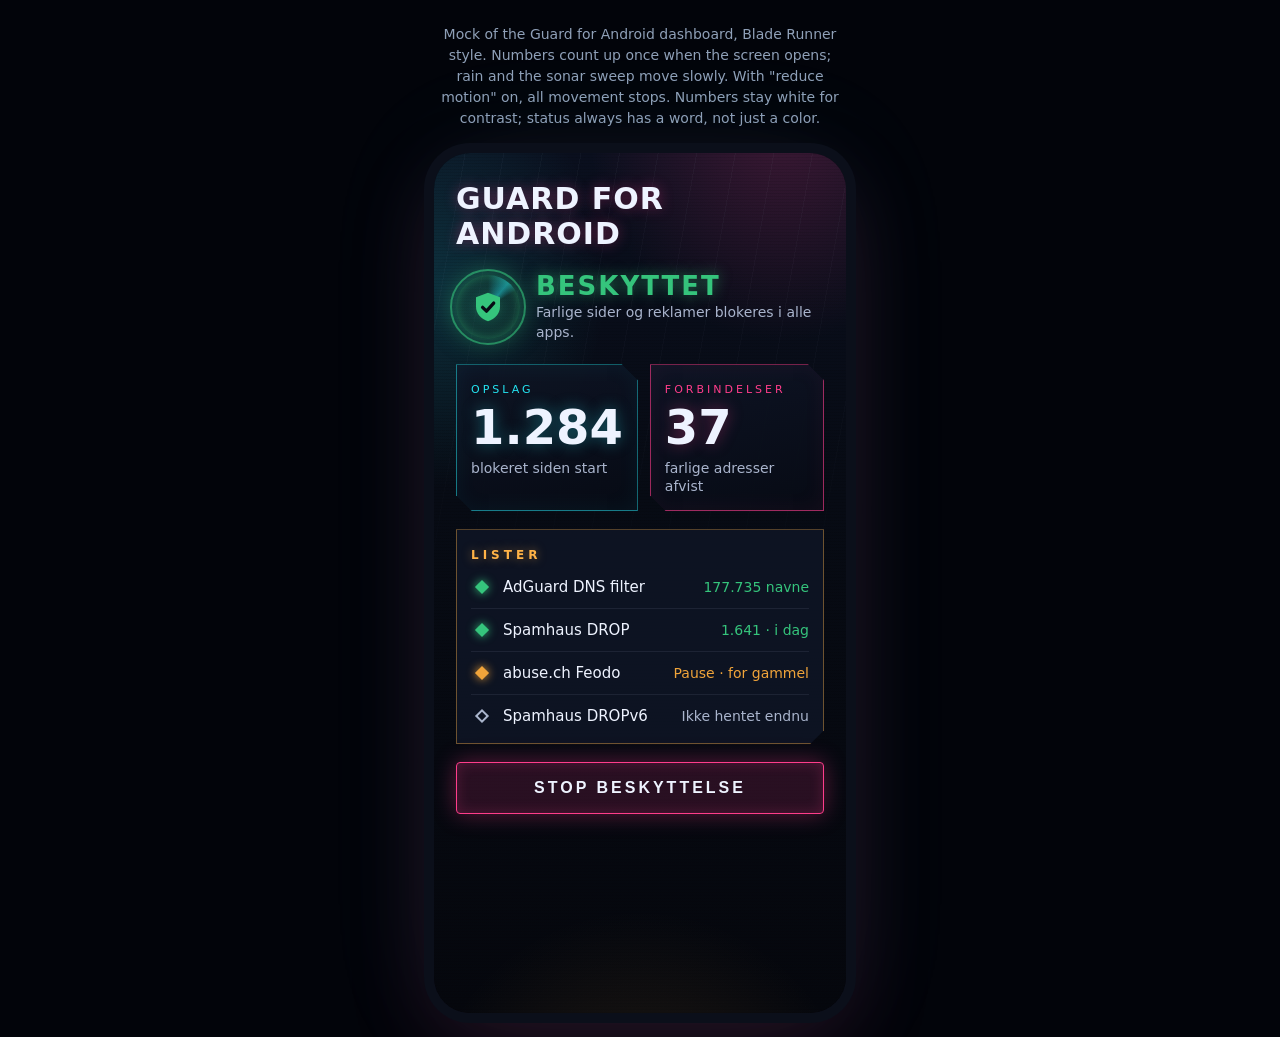
<file: docs/lean/design/05-blade-runner-mock.html>
<!doctype html>
<html lang="da">
<head>
<meta charset="utf-8">
<meta name="viewport" content="width=device-width, initial-scale=1">
<title>Guard dashboard mock</title>
<style>
  :root {
    --night: #070B14; --panel: #0E1424; --on: #EEF3FF; --quiet: #A9B4CC;
    --ok: #35C47C; --notice: #F0A43A; --urgent: #F07478;
    --cyan: #24E5F2; --magenta: #FF3D8B; --amber: #FFB347;
  }
  * { box-sizing: border-box; }
  body { margin: 0; min-height: 100vh; display: grid; place-items: center; gap: 24px; background: #02040a;
    font-family: "Roboto Condensed", "Arial Narrow", Roboto, system-ui, sans-serif; color: var(--on); padding: 24px 0; }
  .note { max-width: 412px; color: #8fa0b8; font: 14px/1.5 Roboto, system-ui, sans-serif; text-align: center; margin: 0; }
  .phone { width: 412px; min-height: 860px; border-radius: 36px; padding: 28px 22px 32px; position: relative; overflow: hidden;
    background:
      radial-gradient(80% 45% at 85% -5%, rgba(255,61,139,.22), transparent 60%),
      radial-gradient(70% 40% at 0% 15%, rgba(36,229,242,.16), transparent 60%),
      radial-gradient(90% 45% at 50% 115%, rgba(255,179,71,.12), transparent 60%),
      linear-gradient(180deg, #0a0f1e, var(--night) 40%, #05070d);
    box-shadow: 0 0 0 10px #0b0f1a, 0 30px 90px rgba(255,61,139,.15), 0 0 120px rgba(36,229,242,.08); }
  .phone::before { content: ""; position: absolute; inset: -40% 0 0; pointer-events: none; opacity: .22;
    background-image: repeating-linear-gradient(100deg, transparent 0 14px, rgba(169,180,204,.35) 14px 15px, transparent 15px 38px);
    animation: rain 1.4s linear infinite; mask-image: linear-gradient(to bottom, black, transparent 70%); }
  .phone::after { content: ""; position: absolute; inset: 0; pointer-events: none; opacity: .10;
    background: repeating-linear-gradient(0deg, rgba(0,0,0,.9) 0 1px, transparent 1px 3px); }
  .kicker { position: relative; z-index: 1; font-size: 12px; letter-spacing: 4px; text-transform: uppercase; color: var(--cyan);
    text-shadow: 0 0 10px rgba(36,229,242,.6); margin-bottom: 4px; }
  h1 { position: relative; z-index: 1; font-size: 30px; font-weight: 600; margin: 0 0 20px; letter-spacing: 1px; text-transform: uppercase;
    text-shadow: 0 0 14px rgba(255,61,139,.35); }
  .status { display: flex; align-items: center; gap: 16px; margin-bottom: 22px; position: relative; z-index: 1; }
  .orb { width: 64px; height: 64px; border-radius: 50%; position: relative; flex: none;
    background: radial-gradient(circle, rgba(53,196,124,.35), rgba(7,11,20,.2) 70%);
    box-shadow: 0 0 26px rgba(53,196,124,.55), inset 0 0 14px rgba(53,196,124,.6); }
  .orb::after { content: ""; position: absolute; inset: -6px; border-radius: 50%;
    border: 2px solid rgba(53,196,124,.6); animation: ping 3.2s ease-out infinite; }
  .orb svg { position: absolute; inset: 14px; }
  .sweep { position: absolute; inset: 0; border-radius: 50%;
    background: conic-gradient(from 0deg, transparent, rgba(36,229,242,.45) 40deg, transparent 60deg);
    animation: spin 4s linear infinite; }
  .status b { font-size: 26px; font-weight: 700; letter-spacing: 2px; text-transform: uppercase; color: var(--ok);
    text-shadow: 0 0 14px rgba(53,196,124,.6); }
  .status small { display: block; color: var(--quiet); font: 14px/1.4 Roboto, system-ui, sans-serif; margin-top: 2px; }
  .tiles { display: grid; grid-template-columns: 1fr 1fr; gap: 12px; margin-bottom: 18px; position: relative; z-index: 1; }
  .tile { position: relative; padding: 18px 14px 14px;
    background: linear-gradient(165deg, rgba(14,20,36,.96), rgba(7,11,20,.96));
    border: 1px solid rgba(36,229,242,.5);
    box-shadow: 0 0 18px rgba(36,229,242,.18), inset 0 0 22px rgba(36,229,242,.06);
    clip-path: polygon(0 0, calc(100% - 16px) 0, 100% 16px, 100% 100%, 16px 100%, 0 calc(100% - 16px)); }
  .tile.mag { border-color: rgba(255,61,139,.6); box-shadow: 0 0 18px rgba(255,61,139,.2), inset 0 0 22px rgba(255,61,139,.06); }
  .tag { font-size: 11px; letter-spacing: 3px; color: var(--cyan); text-transform: uppercase; }
  .tile.mag .tag { color: var(--magenta); }
  .value { font-size: 48px; font-weight: 600; line-height: 1.05; margin-top: 6px; color: var(--on);
    text-shadow: 0 0 16px rgba(36,229,242,.35); }
  .tile.mag .value { text-shadow: 0 0 16px rgba(255,61,139,.35); }
  .label { margin-top: 6px; font: 14px/1.35 Roboto, system-ui, sans-serif; color: var(--quiet); }
  .panel { padding: 6px 14px; background: rgba(14,20,36,.9); position: relative; z-index: 1;
    border: 1px solid rgba(255,179,71,.4); box-shadow: 0 0 16px rgba(255,179,71,.10); margin-bottom: 18px;
    clip-path: polygon(0 0, 100% 0, 100% calc(100% - 14px), calc(100% - 14px) 100%, 0 100%); }
  .panel h2 { font-size: 12px; font-weight: 600; color: var(--amber); margin: 12px 0 4px; text-transform: uppercase; letter-spacing: 4px;
    text-shadow: 0 0 10px rgba(255,179,71,.5); }
  .row { display: grid; grid-template-columns: 22px 1fr auto; gap: 10px; align-items: center;
    padding: 12px 0; border-top: 1px solid rgba(169,180,204,.10); font-family: Roboto, system-ui, sans-serif; }
  .row:first-of-type { border-top: 0; }
  .dot { width: 10px; height: 10px; margin: 0 6px; transform: rotate(45deg); }
  .ok .dot { background: var(--ok); box-shadow: 0 0 10px var(--ok); }
  .pause .dot { background: var(--notice); box-shadow: 0 0 10px var(--notice); }
  .none .dot { border: 2px solid var(--quiet); }
  .name { font-size: 15px; } .state { font-size: 14px; text-align: right; }
  .ok .state { color: var(--ok); } .pause .state { color: var(--notice); } .none .state { color: var(--quiet); }
  .btn { position: relative; z-index: 1; display: block; width: 100%; border: 1px solid var(--magenta); border-radius: 4px; padding: 16px;
    font: 600 16px "Roboto Condensed", Roboto, sans-serif; letter-spacing: 3px; text-transform: uppercase;
    color: var(--on); background: rgba(255,61,139,.14); box-shadow: 0 0 22px rgba(255,61,139,.35), inset 0 0 14px rgba(255,61,139,.2); }
  @keyframes ping { 0% { transform: scale(.85); opacity: .9; } 100% { transform: scale(1.5); opacity: 0; } }
  @keyframes spin { to { transform: rotate(360deg); } }
  @keyframes rain { to { transform: translateY(38%); } }
  @media (prefers-reduced-motion: reduce) { .orb::after, .sweep, .phone::before { animation: none; } .sweep { display: none; } }
</style>
</head>
<body>
<p class="note">Mock of the Guard for Android dashboard, Blade Runner style. Numbers count up once when the screen opens; rain and the sonar sweep move slowly. With "reduce motion" on, all movement stops. Numbers stay white for contrast; status always has a word, not just a color.</p>
<main class="phone" aria-label="Mock af appens skærm">
  <h1>Guard for Android</h1>
  <div class="status" role="status">
    <div class="orb" aria-hidden="true">
      <div class="sweep"></div>
      <svg viewBox="0 0 24 24" fill="none"><path d="M12 2.5 20 5.5v6.2c0 4.9-3.4 8.4-8 9.8-4.6-1.4-8-4.9-8-9.8V5.5z" fill="#35C47C"/><path d="m8.4 12.2 2.6 2.6 4.8-5.4" stroke="#070B14" stroke-width="2.2" stroke-linecap="round" stroke-linejoin="round"/></svg>
    </div>
    <div><b>Beskyttet</b><small>Farlige sider og reklamer blokeres i alle apps.</small></div>
  </div>
  <section class="tiles" aria-label="Siden beskyttelsen startede">
    <div class="tile" role="group" aria-label="1.284 blokerede DNS-opslag, siden beskyttelsen startede">
      <div class="tag">Opslag</div>
      <div class="value" data-to="1284">0</div>
      <div class="label">blokeret siden start</div>
    </div>
    <div class="tile mag" role="group" aria-label="37 blokerede forbindelser til farlige adresser, siden beskyttelsen startede">
      <div class="tag">Forbindelser</div>
      <div class="value" data-to="37">0</div>
      <div class="label">farlige adresser afvist</div>
    </div>
  </section>
  <section class="panel" aria-labelledby="lists-h">
    <h2 id="lists-h">Lister</h2>
    <div class="row ok"><span class="dot" aria-hidden="true"></span><span class="name">AdGuard DNS filter</span><span class="state">177.735 navne</span></div>
    <div class="row ok"><span class="dot" aria-hidden="true"></span><span class="name">Spamhaus DROP</span><span class="state">1.641 · i dag</span></div>
    <div class="row pause"><span class="dot" aria-hidden="true"></span><span class="name">abuse.ch Feodo</span><span class="state">Pause · for gammel</span></div>
    <div class="row none"><span class="dot" aria-hidden="true"></span><span class="name">Spamhaus DROPv6</span><span class="state">Ikke hentet endnu</span></div>
  </section>
  <button class="btn" type="button">Stop beskyttelse</button>
</main>
<script>
  const reduce = matchMedia('(prefers-reduced-motion: reduce)').matches;
  const fmt = new Intl.NumberFormat('da-DK');
  document.querySelectorAll('.value').forEach(el => {
    const to = +el.dataset.to;
    if (reduce) { el.textContent = fmt.format(to); return; }
    const t0 = performance.now(), dur = 900;
    const step = t => { const p = Math.min(1, (t - t0) / dur), e = 1 - Math.pow(1 - p, 3);
      el.textContent = fmt.format(Math.round(to * e)); if (p < 1) requestAnimationFrame(step); };
    requestAnimationFrame(step);
  });
</script>
</body>
</html>
</file>
